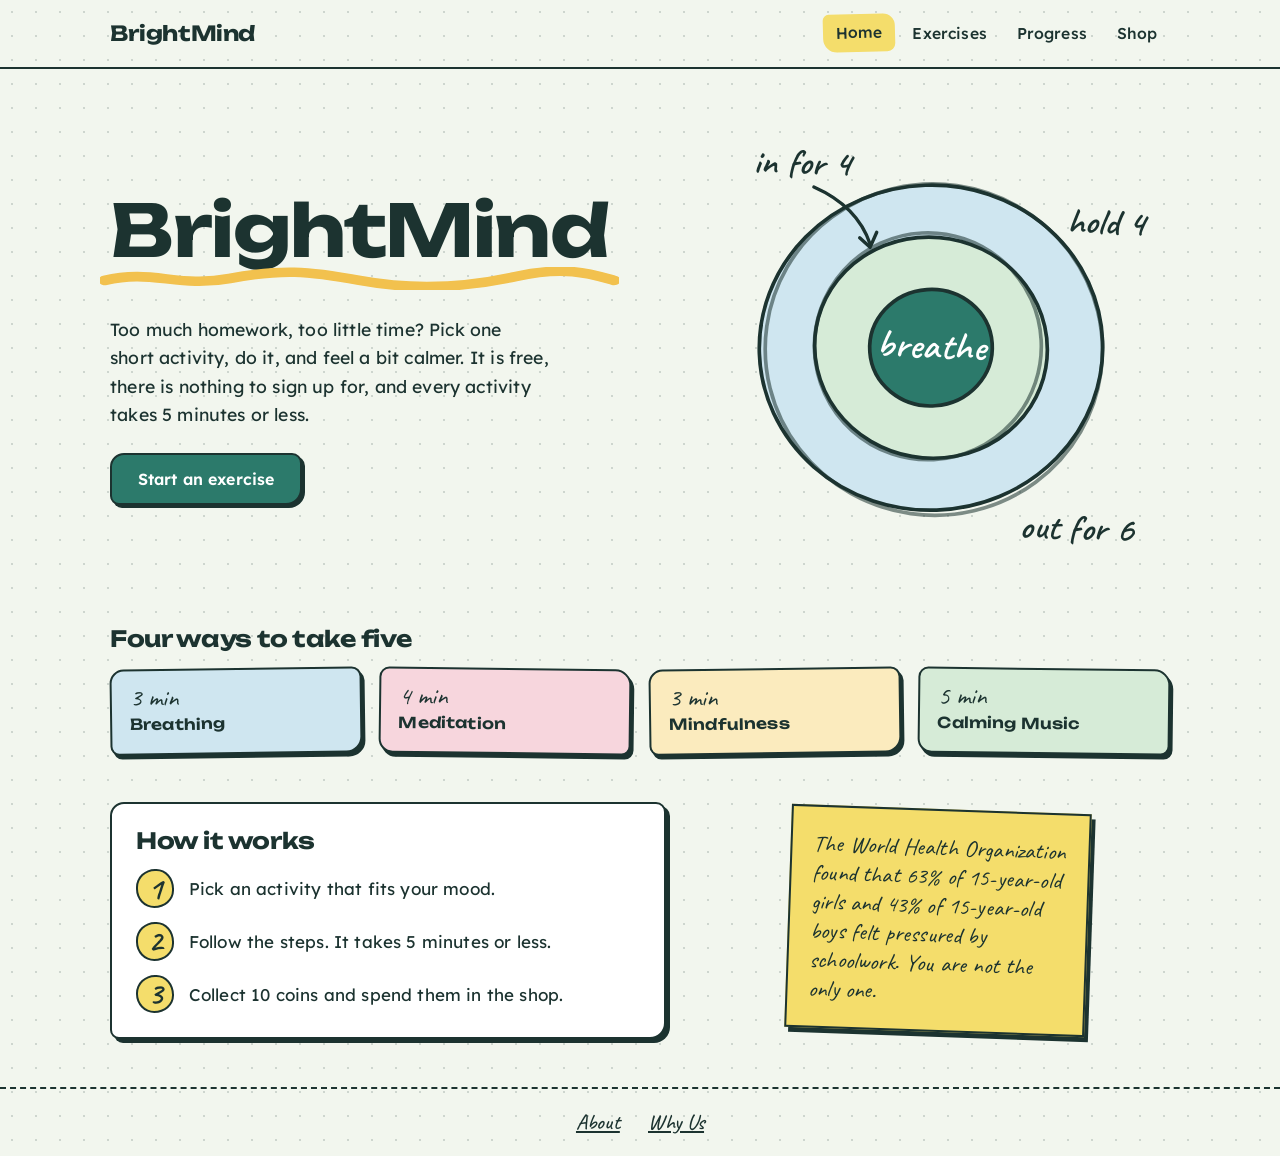
<file: index.html>
<!DOCTYPE html>
<html lang="en">
<head>
  <meta charset="utf-8">
  <meta name="viewport" content="width=device-width, initial-scale=1">
  <title>BrightMind | Quick stress relief for students</title>
  <meta name="description" content="BrightMind is a free website with short breathing, meditation, mindfulness and music activities for students aged 14 to 22.">
  <link rel="preconnect" href="https://fonts.googleapis.com">
  <link rel="preconnect" href="https://fonts.gstatic.com" crossorigin>
  <link href="https://fonts.googleapis.com/css2?family=Lexend:wght@300;400;500;600&family=Unbounded:wght@400;500;600;700&family=Caveat:wght@500;600&display=swap" rel="stylesheet">
  <link rel="stylesheet" href="css/style.css?v=9">
</head>
<body>
  <a class="skip-link" href="#main">Skip to content</a>
  <header class="site-header">
    <nav class="nav" aria-label="Main">
      <a class="logo" href="index.html">BrightMind</a>
      <ul class="nav-links">
        <li><a href="index.html" aria-current="page">Home</a></li>
        <li><a href="exercises.html">Exercises</a></li>
        <li><a href="progress.html">Progress</a></li>
        <li><a href="shop.html">Shop</a></li>
      </ul>
    </nav>
  </header>

  <main id="main">
    <section class="hero">
      <div class="hero-text">
        <h1>BrightMind</h1>
        <p>Too much homework, too little time? Pick one short activity, do it, and feel a bit calmer. It is free, there is nothing to sign up for, and every activity takes 5 minutes or less.</p>
        <a class="btn" href="exercises.html">Start an exercise</a>
      </div>
      <div class="hero-doodle" aria-hidden="true">
        <svg viewBox="0 0 300 280" role="img" focusable="false">
          <g fill="none" stroke="#1c3330" stroke-width="2.4" stroke-linecap="round">
            <ellipse cx="150" cy="140" rx="112" ry="106" fill="#cfe6f0" transform="rotate(-4 150 140)"/>
            <ellipse cx="152" cy="141" rx="110" ry="108" transform="rotate(6 150 140)" opacity=".55"/>
            <ellipse cx="150" cy="140" rx="76" ry="72" fill="#d6ebd7" transform="rotate(8 150 140)"/>
            <ellipse cx="148" cy="139" rx="74" ry="74" transform="rotate(-5 150 140)" opacity=".55"/>
            <ellipse cx="150" cy="140" rx="40" ry="38" fill="#2c7a6b" transform="rotate(-6 150 140)"/>
          </g>
          <text class="doodle-text" x="150" y="147" text-anchor="middle" fill="#fff">breathe</text>
          <text class="doodle-text" x="30" y="30">in for 4</text>
          <text class="doodle-text" x="236" y="62">hold 4</text>
          <text class="doodle-text" x="212" y="262">out for 6</text>
          <path d="M70 38 C 90 46, 102 58, 108 74" fill="none" stroke="#1c3330" stroke-width="2.2" stroke-linecap="round"/>
          <path d="M101 70 L108 76 L112 66" fill="none" stroke="#1c3330" stroke-width="2.2" stroke-linecap="round" stroke-linejoin="round"/>
        </svg>
      </div>
    </section>

    <section class="home-pick" aria-labelledby="pick-h">
      <h2 id="pick-h">Four ways to take five</h2>
      <ul class="chips">
        <li><a class="chip chip--blue" href="activity.html#breathing"><span class="chip-time">3 min</span><span class="chip-name">Breathing</span></a></li>
        <li><a class="chip chip--pink" href="activity.html#meditation"><span class="chip-time">4 min</span><span class="chip-name">Meditation</span></a></li>
        <li><a class="chip chip--yellow" href="activity.html#mindfulness"><span class="chip-time">3 min</span><span class="chip-name">Mindfulness</span></a></li>
        <li><a class="chip chip--green" href="activity.html#music"><span class="chip-time">5 min</span><span class="chip-name">Calming Music</span></a></li>
      </ul>
    </section>

    <section class="home-how" aria-labelledby="how-h">
      <div class="how-note">
        <h2 id="how-h">How it works</h2>
        <ol class="how-steps">
          <li><span class="how-num" aria-hidden="true">1</span><span>Pick an activity that fits your mood.</span></li>
          <li><span class="how-num" aria-hidden="true">2</span><span>Follow the steps. It takes 5 minutes or less.</span></li>
          <li><span class="how-num" aria-hidden="true">3</span><span>Collect 10 coins and spend them in the shop.</span></li>
        </ol>
      </div>
      <p class="sticky">The World Health Organization found that 63% of 15-year-old girls and 43% of 15-year-old boys felt pressured by schoolwork. You are not the only one.</p>
    </section>
  </main>

  <footer class="site-footer">
    <a href="about.html">About</a>
    <a href="why.html">Why Us</a>
  </footer>
  <script src="js/script.js?v=9"></script>
</body>
</html>
</file>
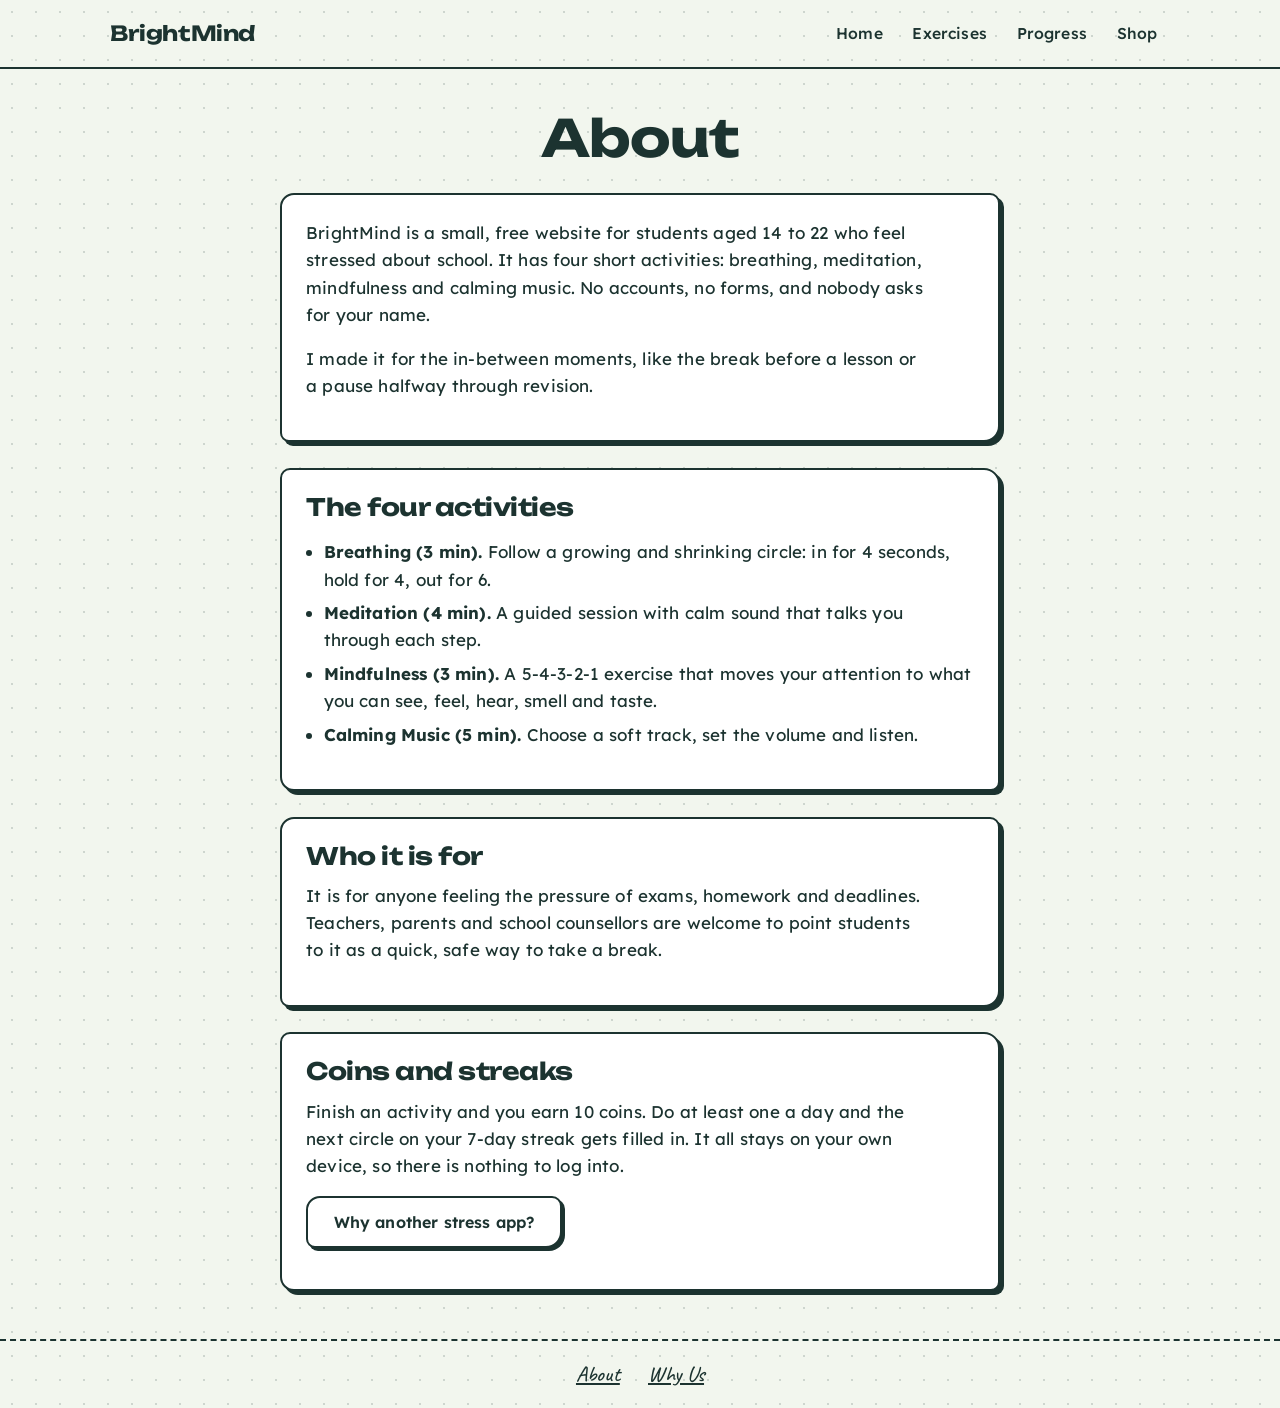
<file: about.html>
<!DOCTYPE html>
<html lang="en">
<head>
  <meta charset="utf-8">
  <meta name="viewport" content="width=device-width, initial-scale=1">
  <title>About | BrightMind</title>
  <meta name="description" content="What BrightMind is, who it is for and what each activity does.">
  <link rel="preconnect" href="https://fonts.googleapis.com">
  <link rel="preconnect" href="https://fonts.gstatic.com" crossorigin>
  <link href="https://fonts.googleapis.com/css2?family=Lexend:wght@300;400;500;600&family=Unbounded:wght@400;500;600;700&family=Caveat:wght@500;600&display=swap" rel="stylesheet">
  <link rel="stylesheet" href="css/style.css?v=9">
</head>
<body>
  <a class="skip-link" href="#main">Skip to content</a>
  <header class="site-header">
    <nav class="nav" aria-label="Main">
      <a class="logo" href="index.html">BrightMind</a>
      <ul class="nav-links">
        <li><a href="index.html">Home</a></li>
        <li><a href="exercises.html">Exercises</a></li>
        <li><a href="progress.html">Progress</a></li>
        <li><a href="shop.html">Shop</a></li>
      </ul>
    </nav>
  </header>

  <main id="main">
    <div class="prose">
      <h1 class="center">About</h1>

      <section class="panel">
        <p>BrightMind is a small, free website for students aged 14 to 22 who feel stressed about school. It has four short activities: breathing, meditation, mindfulness and calming music. No accounts, no forms, and nobody asks for your name.</p>
        <p>I made it for the in-between moments, like the break before a lesson or a pause halfway through revision.</p>
      </section>

      <section class="panel" aria-labelledby="activities-h">
        <h2 id="activities-h">The four activities</h2>
        <ul>
          <li><strong>Breathing (3 min).</strong> Follow a growing and shrinking circle: in for 4 seconds, hold for 4, out for 6.</li>
          <li><strong>Meditation (4 min).</strong> A guided session with calm sound that talks you through each step.</li>
          <li><strong>Mindfulness (3 min).</strong> A 5-4-3-2-1 exercise that moves your attention to what you can see, feel, hear, smell and taste.</li>
          <li><strong>Calming Music (5 min).</strong> Choose a soft track, set the volume and listen.</li>
        </ul>
      </section>

      <section class="panel" aria-labelledby="who-h">
        <h2 id="who-h">Who it is for</h2>
        <p>It is for anyone feeling the pressure of exams, homework and deadlines. Teachers, parents and school counsellors are welcome to point students to it as a quick, safe way to take a break.</p>
      </section>

      <section class="panel" aria-labelledby="progress-h">
        <h2 id="progress-h">Coins and streaks</h2>
        <p>Finish an activity and you earn 10 coins. Do at least one a day and the next circle on your 7-day streak gets filled in. It all stays on your own device, so there is nothing to log into.</p>
        <p><a class="btn btn-ghost" href="why.html">Why another stress app?</a></p>
      </section>
    </div>
  </main>

  <footer class="site-footer">
    <a href="about.html" aria-current="page">About</a>
    <a href="why.html">Why Us</a>
  </footer>
  <script src="js/script.js?v=9"></script>
</body>
</html>
</file>
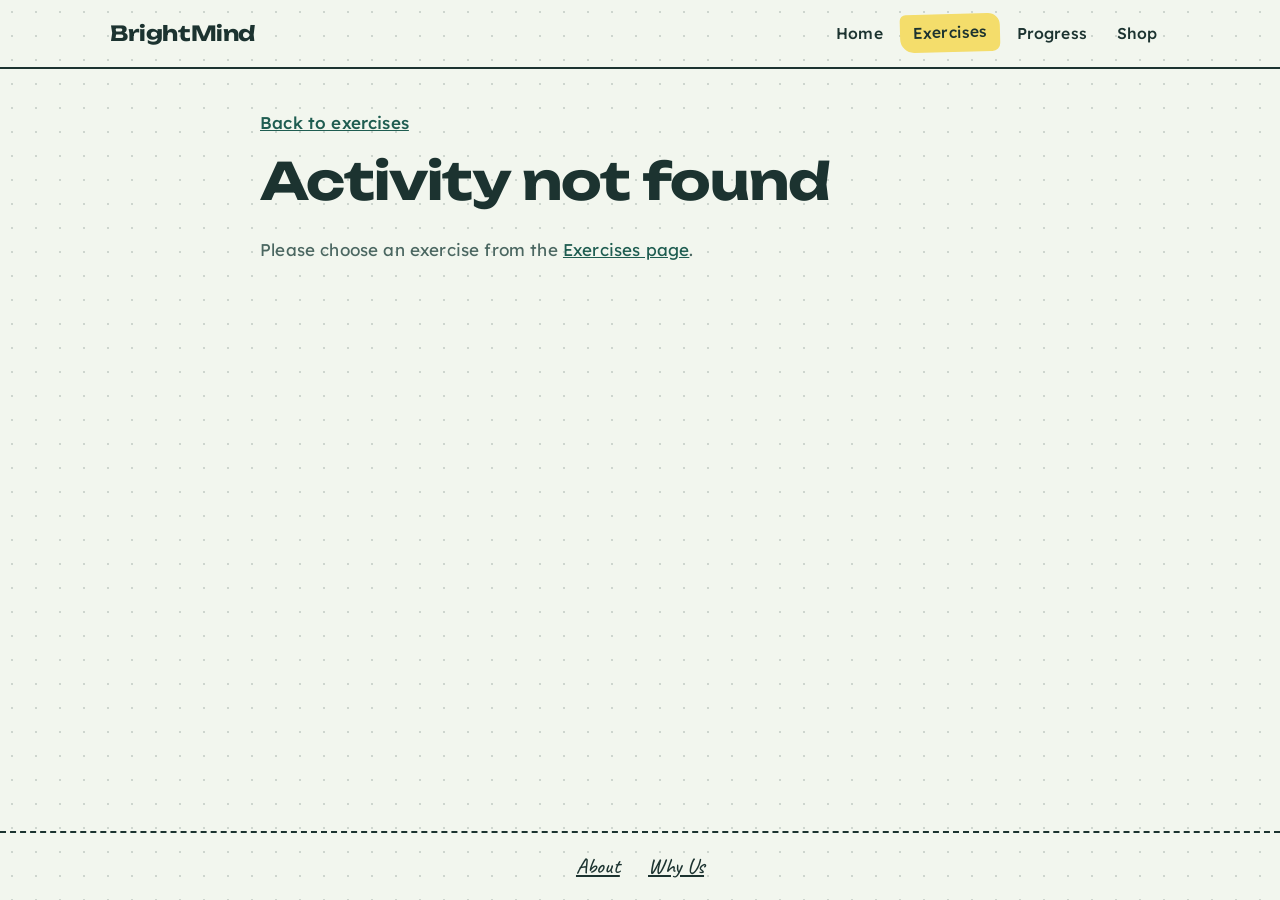
<file: activity.html>
<!DOCTYPE html>
<html lang="en">
<head>
  <meta charset="utf-8">
  <meta name="viewport" content="width=device-width, initial-scale=1">
  <title>Activity | BrightMind</title>
  <link rel="preconnect" href="https://fonts.googleapis.com">
  <link rel="preconnect" href="https://fonts.gstatic.com" crossorigin>
  <link href="https://fonts.googleapis.com/css2?family=Lexend:wght@300;400;500;600&family=Unbounded:wght@400;500;600;700&family=Caveat:wght@500;600&display=swap" rel="stylesheet">
  <link rel="stylesheet" href="css/style.css?v=9">
</head>
<body>
  <a class="skip-link" href="#main">Skip to content</a>
  <header class="site-header">
    <nav class="nav" aria-label="Main">
      <a class="logo" href="index.html">BrightMind</a>
      <ul class="nav-links">
        <li><a href="index.html">Home</a></li>
        <li><a href="exercises.html" aria-current="page">Exercises</a></li>
        <li><a href="progress.html">Progress</a></li>
        <li><a href="shop.html">Shop</a></li>
      </ul>
    </nav>
  </header>

  <main id="main">
    <div class="activity" id="activity">
      <a class="back-link" href="exercises.html">Back to exercises</a>
      <h1 id="activity-title">Activity</h1>
      <p class="intro" id="activity-intro"></p>

      <!-- 1. Breathing -->
      <section class="panel act center" id="act-breathing" aria-label="Breathing exercise" hidden>
        <p class="act-hint">In for 4 seconds, hold for 4, out for 6. Follow the circle.</p>
        <div class="breath-stage">
          <div class="breath-circle" id="breath-circle"></div>
          <div class="breath-label" id="breath-label">Ready</div>
        </div>
        <div class="breath-meta">
          <span>Seconds<br><strong id="phase-count">0</strong></span>
          <span>Time left<br><strong id="time-left">3:00</strong></span>
        </div>
        <div class="controls center-controls">
          <button class="btn" type="button" id="breath-start">Start</button>
          <button class="btn btn-ghost" type="button" id="breath-stop" disabled>Stop</button>
        </div>
      </section>

      <!-- 2. Meditation -->
      <section class="panel act center" id="act-meditation" aria-label="Guided meditation" hidden>
        <p class="step-count" id="med-step-label">Step 1 of 6</p>
        <div class="step-bar" aria-hidden="true"><span id="med-bar"></span></div>
        <div class="orb-stage" aria-hidden="true"><div class="orb" id="med-orb"></div></div>
        <p class="step-text" id="med-text" aria-live="polite">Press Start when you are ready. Sound will begin softly.</p>
        <div class="breath-meta">
          <span>Time left<br><strong id="med-time">4:00</strong></span>
        </div>
        <div class="controls center-controls">
          <button class="btn" type="button" id="med-start">Start</button>
          <button class="btn btn-ghost" type="button" id="med-pause" disabled>Pause</button>
          <button class="btn btn-ghost" type="button" id="med-reset" disabled>Restart</button>
        </div>
        <label class="vol">Volume
          <input type="range" id="med-vol" min="0" max="1" step="0.05" value="0.8">
        </label>
      </section>

      <!-- 3. Mindfulness 5-4-3-2-1 -->
      <section class="panel act center" id="act-mindfulness" aria-label="5-4-3-2-1 mindfulness" hidden>
        <p class="step-count" id="mf-stage-label">Stage 1 of 5</p>
        <div class="step-bar" aria-hidden="true"><span id="mf-bar"></span></div>
        <h2 class="mf-title" id="mf-title">5 things you can see</h2>
        <p class="step-text" id="mf-text" aria-live="polite"></p>
        <div class="taps" id="mf-taps" role="group" aria-label="Tap once for each thing you notice"></div>
        <p class="act-hint" id="mf-count" aria-live="polite"></p>
        <label class="vol">Calming sound
          <button class="btn btn-ghost small" type="button" id="mf-sound">Play</button>
        </label>
      </section>

      <!-- 4. Calming Music -->
      <section class="panel act center" id="act-music" aria-label="Calming music" hidden>
        <fieldset class="tracks">
          <legend>Choose a track</legend>
          <label><input type="radio" name="track" value="audio/calming.mp3" checked> Soft bells</label>
          <label><input type="radio" name="track" value="audio/meditation.mp3"> Warm pad</label>
          <label><input type="radio" name="track" value="audio/mindfulness.mp3"> Singing bowls</label>
        </fieldset>
        <div class="eq" id="eq" aria-hidden="true"><span></span><span></span><span></span><span></span><span></span></div>
        <div class="breath-meta">
          <span>Listening time left<br><strong id="mu-time">5:00</strong></span>
        </div>
        <div class="controls center-controls">
          <button class="btn" type="button" id="mu-play">Play</button>
          <button class="btn btn-ghost" type="button" id="mu-pause" disabled>Pause</button>
        </div>
        <label class="vol">Volume
          <input type="range" id="mu-vol" min="0" max="1" step="0.05" value="0.8">
        </label>
        <p class="act-hint">The timer counts down only while music is playing. If you cannot hear it, turn up your device volume or use headphones.</p>
      </section>

      <p class="audio-msg center" id="audio-msg" role="status"></p>

      <!-- Finish -->
      <section class="panel finish-panel center" id="finish-panel" aria-label="Finish">
        <p class="act-hint" id="finish-hint">Complete the activity to unlock your coins.</p>
        <button class="btn" type="button" id="btn-finish" disabled>Finish and collect 10 coins</button>
        <p class="finish-note" id="finish-note" aria-live="polite"></p>
      </section>

      <audio id="audio" preload="none" loop></audio>
    </div>
  </main>

  <footer class="site-footer">
    <a href="about.html">About</a>
    <a href="why.html">Why Us</a>
  </footer>
  <script src="js/script.js?v=9"></script>
</body>
</html>
</file>
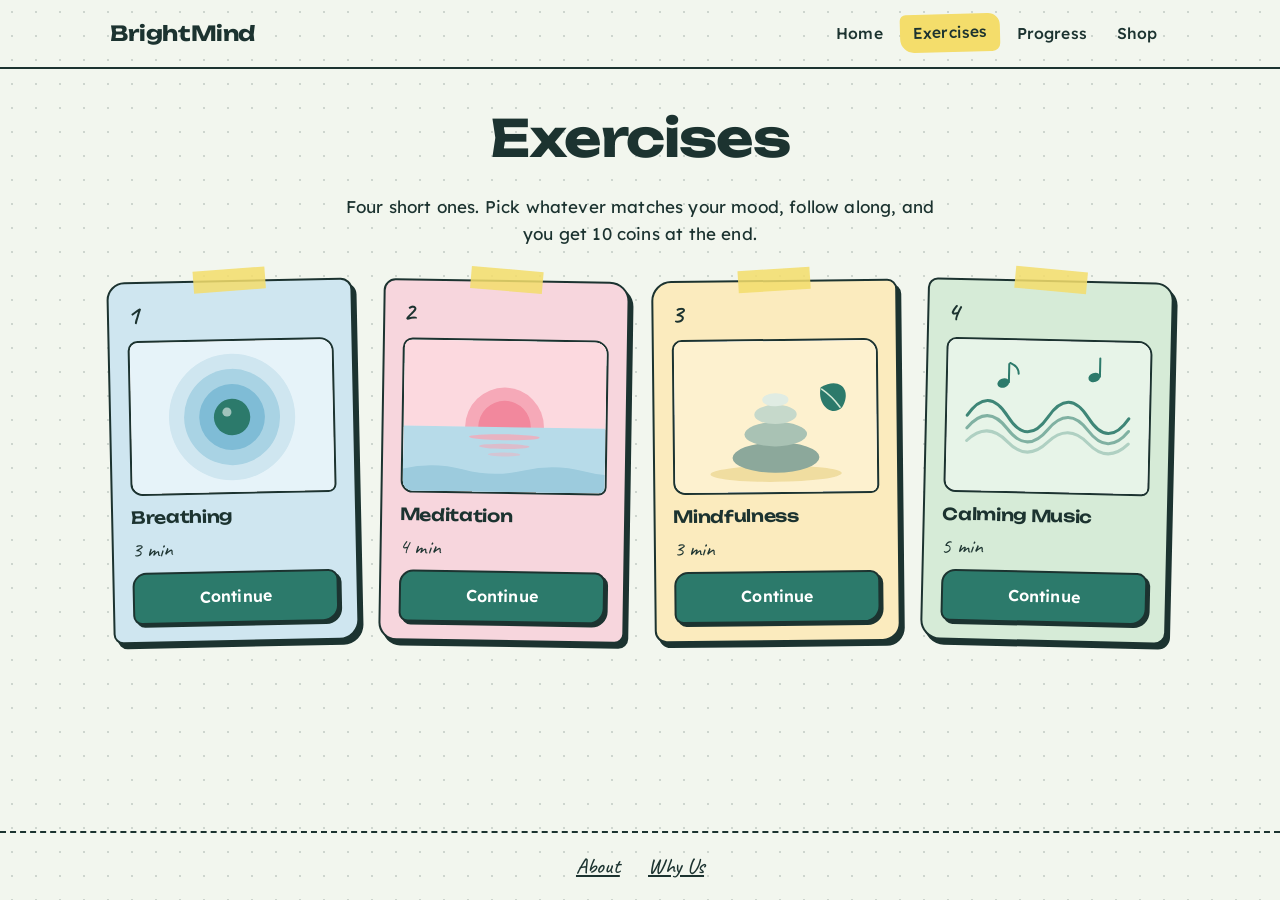
<file: exercises.html>
<!DOCTYPE html>
<html lang="en">
<head>
  <meta charset="utf-8">
  <meta name="viewport" content="width=device-width, initial-scale=1">
  <title>Exercises | BrightMind</title>
  <meta name="description" content="Choose a short breathing, meditation, mindfulness or calming music activity.">
  <link rel="preconnect" href="https://fonts.googleapis.com">
  <link rel="preconnect" href="https://fonts.gstatic.com" crossorigin>
  <link href="https://fonts.googleapis.com/css2?family=Lexend:wght@300;400;500;600&family=Unbounded:wght@400;500;600;700&family=Caveat:wght@500;600&display=swap" rel="stylesheet">
  <link rel="stylesheet" href="css/style.css?v=9">
</head>
<body>
  <a class="skip-link" href="#main">Skip to content</a>
  <header class="site-header">
    <nav class="nav" aria-label="Main">
      <a class="logo" href="index.html">BrightMind</a>
      <ul class="nav-links">
        <li><a href="index.html">Home</a></li>
        <li><a href="exercises.html" aria-current="page">Exercises</a></li>
        <li><a href="progress.html">Progress</a></li>
        <li><a href="shop.html">Shop</a></li>
      </ul>
    </nav>
  </header>

  <main id="main">
    <div class="center">
      <h1>Exercises</h1>
      <p>Four short ones. Pick whatever matches your mood, follow along, and you get 10 coins at the end.</p>
    </div>

    <ul class="cards">
      <li class="card card--blue">
        <span class="card-num">1</span>
        <div class="card-img"><img src="images/breathing.svg" alt="Concentric circles that grow and shrink, like a breath"></div>
        <h3>Breathing</h3>
        <p class="card-time">3 min</p>
        <a class="btn" href="activity.html#breathing" aria-label="Continue to Breathing">Continue</a>
      </li>
      <li class="card card--pink">
        <span class="card-num">2</span>
        <div class="card-img"><img src="images/meditation.svg" alt="A calm sunrise over still water"></div>
        <h3>Meditation</h3>
        <p class="card-time">4 min</p>
        <a class="btn" href="activity.html#meditation" aria-label="Continue to Meditation">Continue</a>
      </li>
      <li class="card card--yellow">
        <span class="card-num">3</span>
        <div class="card-img"><img src="images/mindfulness.svg" alt="Smooth stacked stones with a leaf"></div>
        <h3>Mindfulness</h3>
        <p class="card-time">3 min</p>
        <a class="btn" href="activity.html#mindfulness" aria-label="Continue to Mindfulness">Continue</a>
      </li>
      <li class="card card--green">
        <span class="card-num">4</span>
        <div class="card-img"><img src="images/music.svg" alt="Soft sound waves with floating notes"></div>
        <h3>Calming Music</h3>
        <p class="card-time">5 min</p>
        <a class="btn" href="activity.html#music" aria-label="Continue to Calming Music">Continue</a>
      </li>
    </ul>
  </main>

  <footer class="site-footer">
    <a href="about.html">About</a>
    <a href="why.html">Why Us</a>
  </footer>
  <script src="js/script.js?v=9"></script>
</body>
</html>
</file>
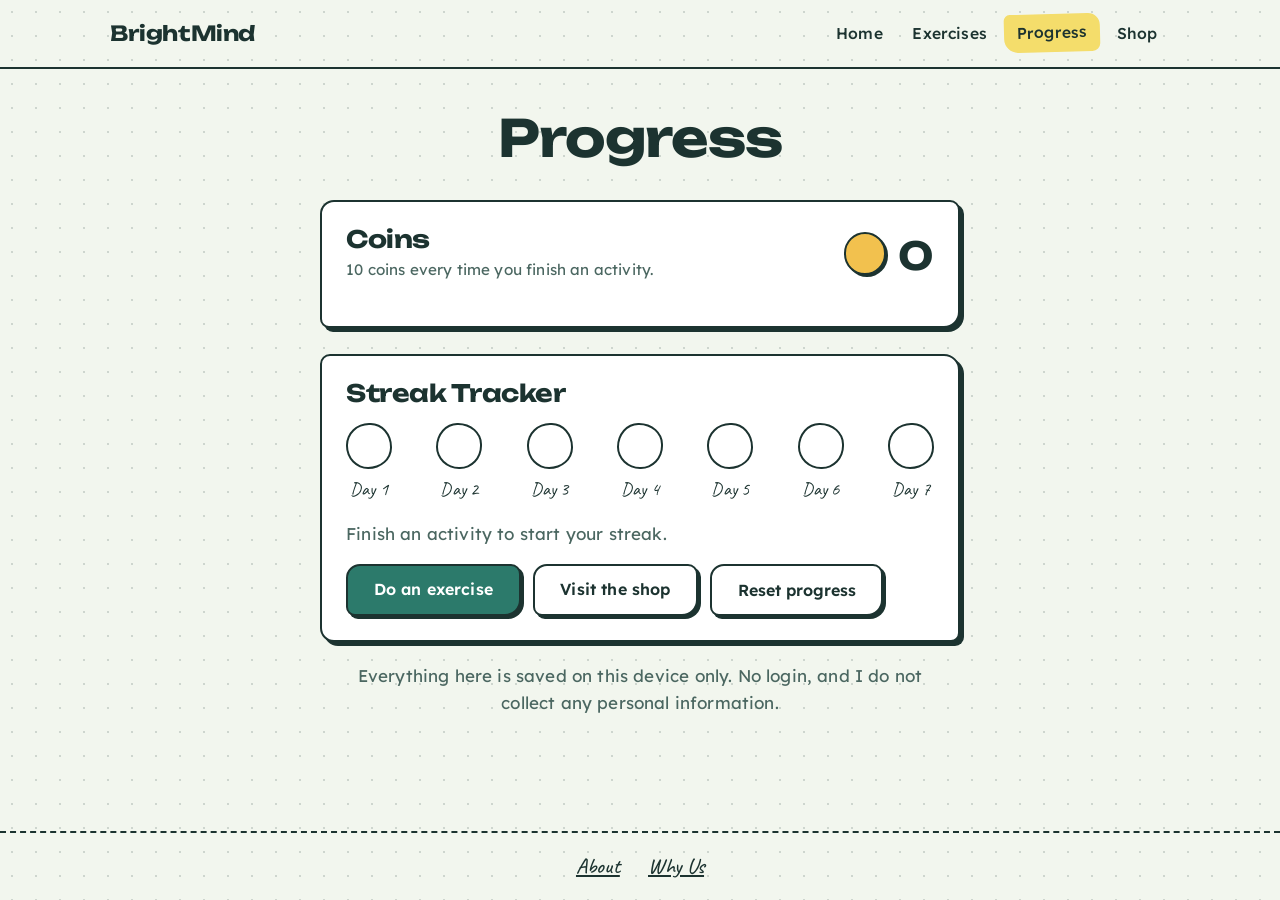
<file: progress.html>
<!DOCTYPE html>
<html lang="en">
<head>
  <meta charset="utf-8">
  <meta name="viewport" content="width=device-width, initial-scale=1">
  <title>Progress | BrightMind</title>
  <meta name="description" content="See your coins and your 7-day streak. Progress is saved on your own device.">
  <link rel="preconnect" href="https://fonts.googleapis.com">
  <link rel="preconnect" href="https://fonts.gstatic.com" crossorigin>
  <link href="https://fonts.googleapis.com/css2?family=Lexend:wght@300;400;500;600&family=Unbounded:wght@400;500;600;700&family=Caveat:wght@500;600&display=swap" rel="stylesheet">
  <link rel="stylesheet" href="css/style.css?v=9">
</head>
<body>
  <a class="skip-link" href="#main">Skip to content</a>
  <header class="site-header">
    <nav class="nav" aria-label="Main">
      <a class="logo" href="index.html">BrightMind</a>
      <ul class="nav-links">
        <li><a href="index.html">Home</a></li>
        <li><a href="exercises.html">Exercises</a></li>
        <li><a href="progress.html" aria-current="page">Progress</a></li>
        <li><a href="shop.html">Shop</a></li>
      </ul>
    </nav>
  </header>

  <main id="main">
    <div class="center">
      <h1>Progress</h1>
    </div>

    <div class="progress-wrap">
      <section class="panel" aria-labelledby="coins-h">
        <div class="coin-row">
          <div>
            <h2 id="coins-h" style="margin-bottom:0.2em">Coins</h2>
            <p class="coin-label">10 coins every time you finish an activity.</p>
          </div>
          <div class="coin-count" aria-live="polite"><span class="coin-icon" aria-hidden="true"></span><span id="coin-count">0</span></div>
        </div>
      </section>

      <section class="panel" aria-labelledby="streak-h">
        <h2 id="streak-h">Streak Tracker</h2>
        <ol class="streak" id="streak" aria-label="7 day streak">
          <li><span class="dot"></span>Day 1</li>
          <li><span class="dot"></span>Day 2</li>
          <li><span class="dot"></span>Day 3</li>
          <li><span class="dot"></span>Day 4</li>
          <li><span class="dot"></span>Day 5</li>
          <li><span class="dot"></span>Day 6</li>
          <li><span class="dot"></span>Day 7</li>
        </ol>
        <p class="status" id="streak-status" aria-live="polite">Finish an activity to start your streak.</p>
        <div class="controls" style="margin-top:1rem">
          <a class="btn" href="exercises.html">Do an exercise</a>
          <a class="btn btn-ghost" href="shop.html">Visit the shop</a>
          <button class="btn btn-ghost" type="button" id="reset-progress">Reset progress</button>
        </div>
      </section>

      <p class="status center" style="margin:1.25rem auto 0">Everything here is saved on this device only. No login, and I do not collect any personal information.</p>
    </div>
  </main>

  <footer class="site-footer">
    <a href="about.html">About</a>
    <a href="why.html">Why Us</a>
  </footer>
  <script src="js/script.js?v=9"></script>
</body>
</html>
</file>
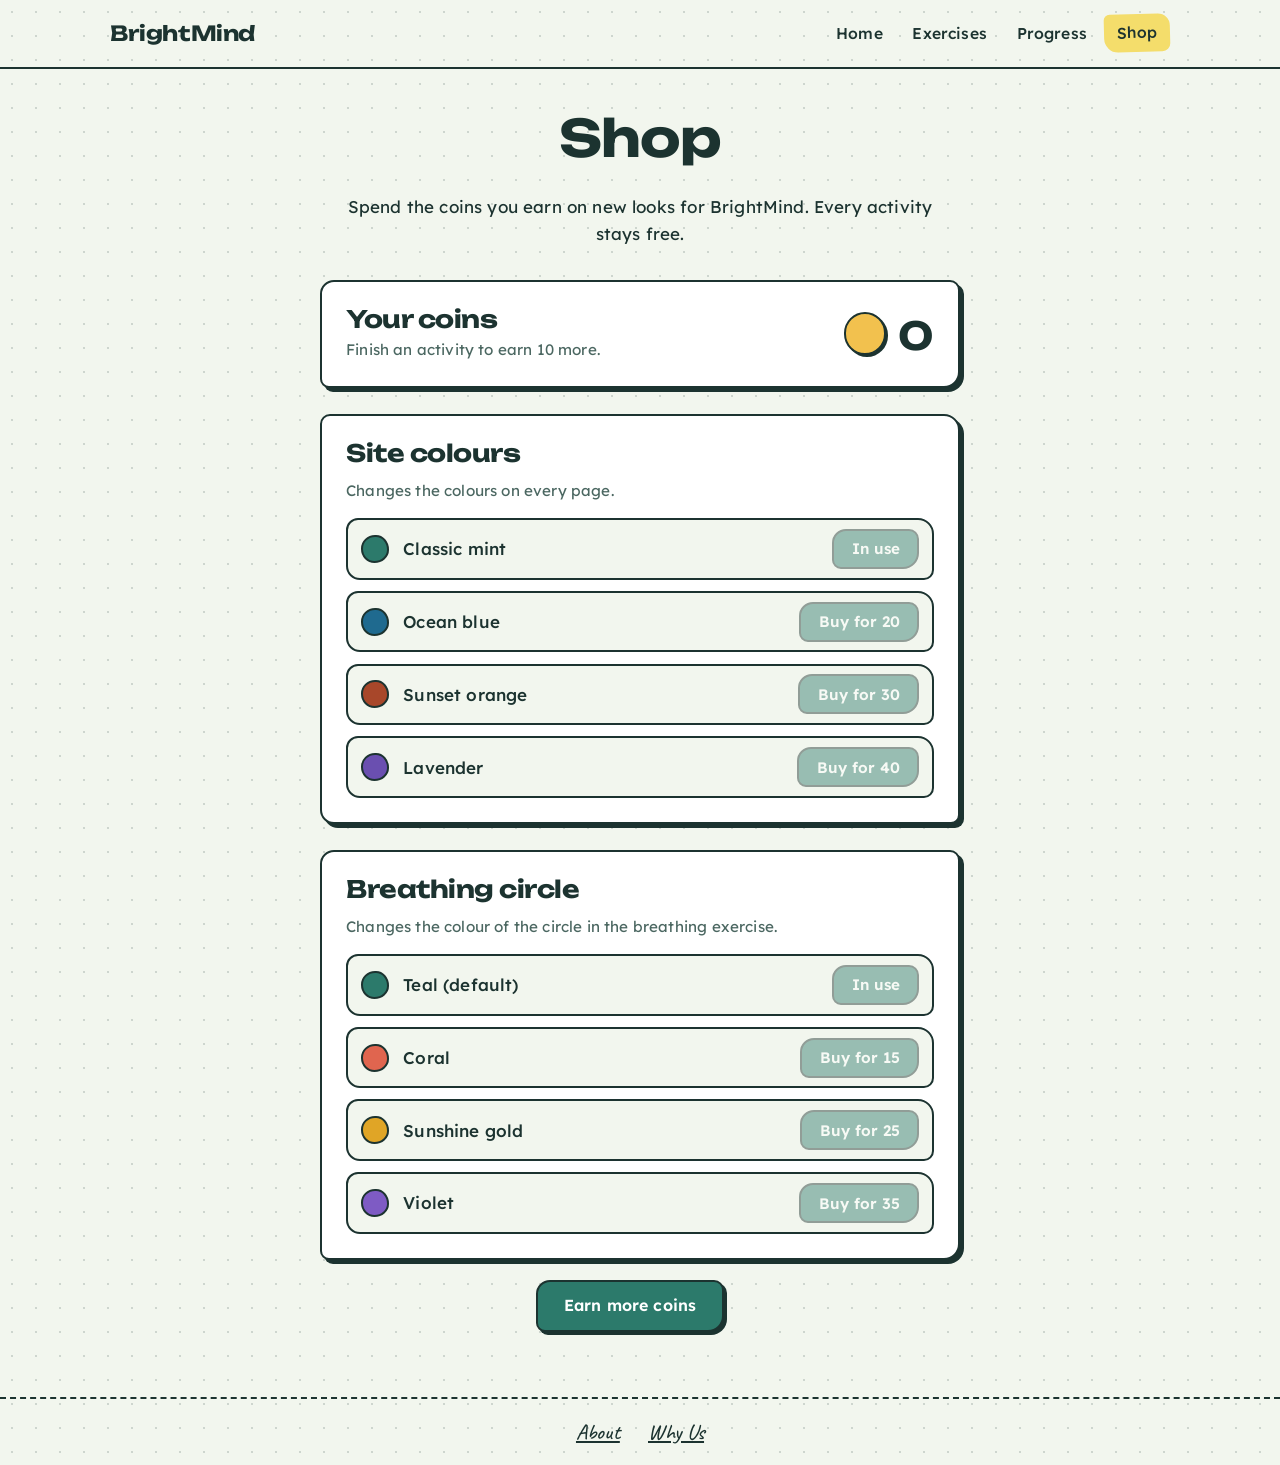
<file: shop.html>
<!DOCTYPE html>
<html lang="en">
<head>
  <meta charset="utf-8">
  <meta name="viewport" content="width=device-width, initial-scale=1">
  <title>Shop | BrightMind</title>
  <meta name="description" content="Spend your BrightMind coins on new colours. Everything is saved on your own device.">
  <link rel="preconnect" href="https://fonts.googleapis.com">
  <link rel="preconnect" href="https://fonts.gstatic.com" crossorigin>
  <link href="https://fonts.googleapis.com/css2?family=Lexend:wght@300;400;500;600&family=Unbounded:wght@400;500;600;700&family=Caveat:wght@500;600&display=swap" rel="stylesheet">
  <link rel="stylesheet" href="css/style.css?v=9">
</head>
<body>
  <a class="skip-link" href="#main">Skip to content</a>
  <header class="site-header">
    <nav class="nav" aria-label="Main">
      <a class="logo" href="index.html">BrightMind</a>
      <ul class="nav-links">
        <li><a href="index.html">Home</a></li>
        <li><a href="exercises.html">Exercises</a></li>
        <li><a href="progress.html">Progress</a></li>
        <li><a href="shop.html" aria-current="page">Shop</a></li>
      </ul>
    </nav>
  </header>

  <main id="main">
    <div class="center">
      <h1>Shop</h1>
      <p>Spend the coins you earn on new looks for BrightMind. Every activity stays free.</p>
    </div>

    <div class="progress-wrap">
      <section class="panel" aria-labelledby="bal-h">
        <div class="coin-row" style="margin-bottom:0">
          <div>
            <h2 id="bal-h" style="margin-bottom:0.2em">Your coins</h2>
            <p class="coin-label">Finish an activity to earn 10 more.</p>
          </div>
          <div class="coin-count" aria-live="polite"><span class="coin-icon" aria-hidden="true"></span><span id="shop-coins">0</span></div>
        </div>
      </section>

      <section class="panel" aria-labelledby="themes-h">
        <h2 id="themes-h">Site colours</h2>
        <p class="coin-label">Changes the colours on every page.</p>
        <ul class="shop" id="shop-themes"></ul>
      </section>

      <section class="panel" aria-labelledby="orbs-h">
        <h2 id="orbs-h">Breathing circle</h2>
        <p class="coin-label">Changes the colour of the circle in the breathing exercise.</p>
        <ul class="shop" id="shop-orbs"></ul>
      </section>

      <p class="status center" id="shop-msg" aria-live="polite" style="margin:1.25rem auto 0"></p>
      <p class="center" style="margin-top:0.75rem"><a class="btn" href="exercises.html">Earn more coins</a></p>
    </div>
  </main>

  <footer class="site-footer">
    <a href="about.html">About</a>
    <a href="why.html">Why Us</a>
  </footer>
  <script src="js/script.js?v=9"></script>
</body>
</html>
</file>
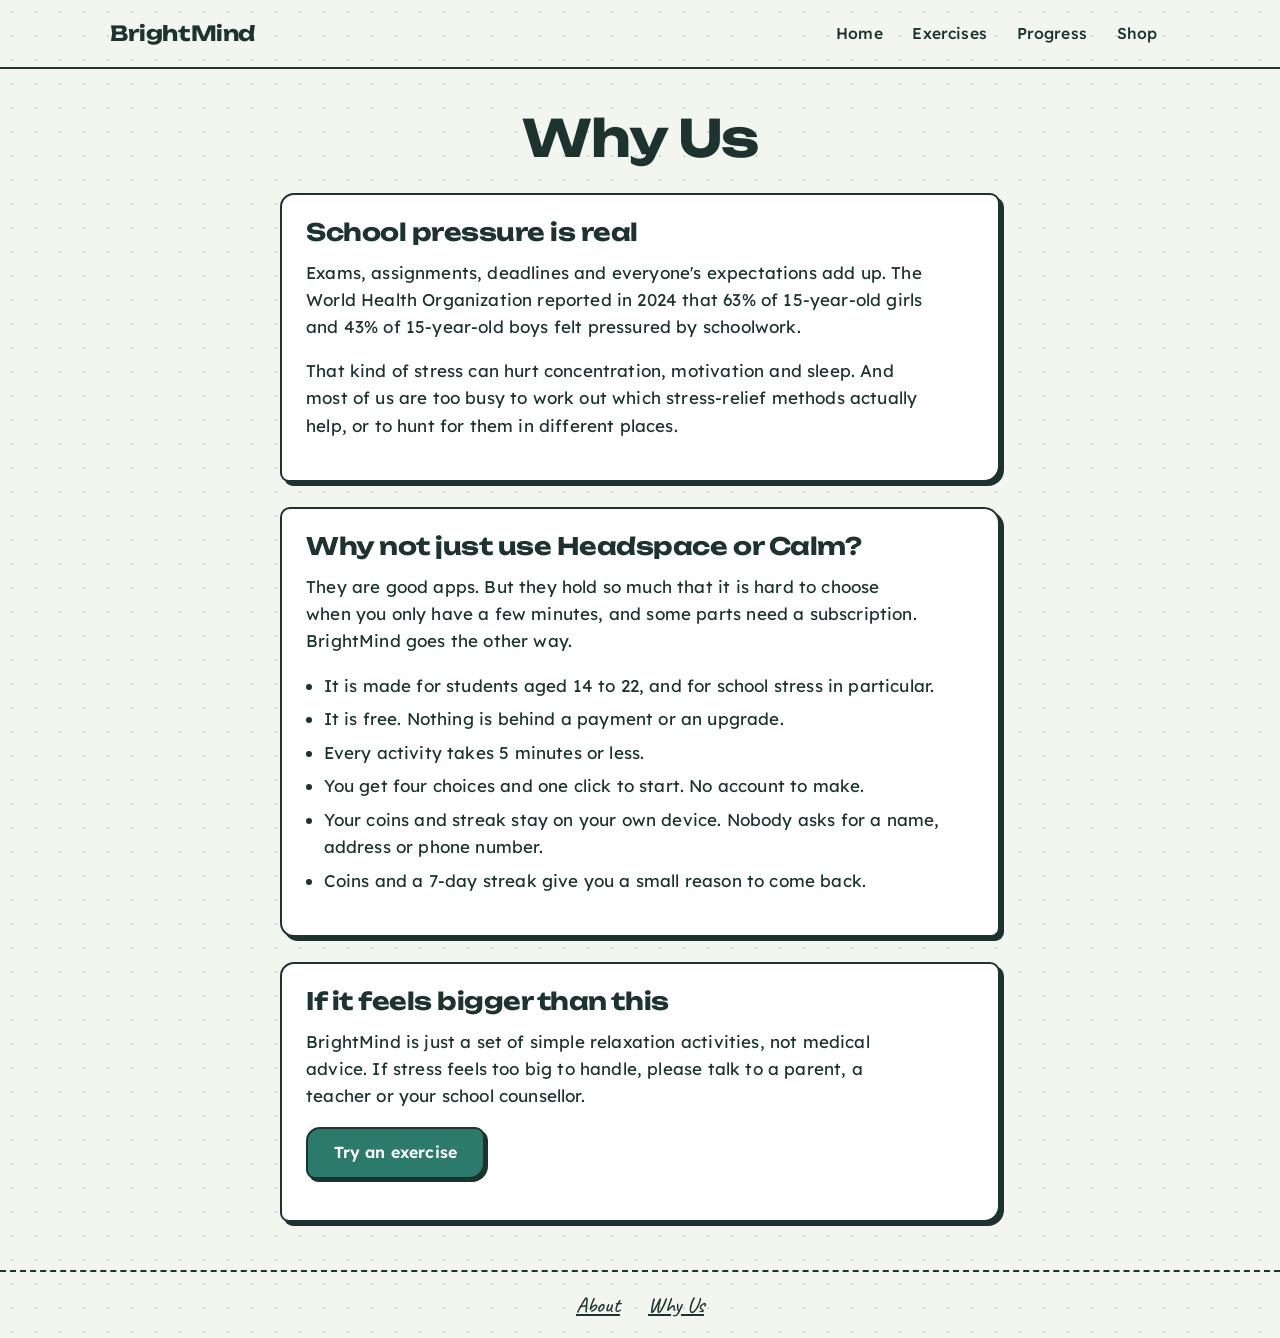
<file: why.html>
<!DOCTYPE html>
<html lang="en">
<head>
  <meta charset="utf-8">
  <meta name="viewport" content="width=device-width, initial-scale=1">
  <title>Why Us | BrightMind</title>
  <meta name="description" content="Why students need BrightMind and how it differs from other stress and meditation apps.">
  <link rel="preconnect" href="https://fonts.googleapis.com">
  <link rel="preconnect" href="https://fonts.gstatic.com" crossorigin>
  <link href="https://fonts.googleapis.com/css2?family=Lexend:wght@300;400;500;600&family=Unbounded:wght@400;500;600;700&family=Caveat:wght@500;600&display=swap" rel="stylesheet">
  <link rel="stylesheet" href="css/style.css?v=9">
</head>
<body>
  <a class="skip-link" href="#main">Skip to content</a>
  <header class="site-header">
    <nav class="nav" aria-label="Main">
      <a class="logo" href="index.html">BrightMind</a>
      <ul class="nav-links">
        <li><a href="index.html">Home</a></li>
        <li><a href="exercises.html">Exercises</a></li>
        <li><a href="progress.html">Progress</a></li>
        <li><a href="shop.html">Shop</a></li>
      </ul>
    </nav>
  </header>

  <main id="main">
    <div class="prose">
      <h1 class="center">Why Us</h1>

      <section class="panel" aria-labelledby="need-h">
        <h2 id="need-h">School pressure is real</h2>
        <p>Exams, assignments, deadlines and everyone's expectations add up. The World Health Organization reported in 2024 that 63% of 15-year-old girls and 43% of 15-year-old boys felt pressured by schoolwork.</p>
        <p>That kind of stress can hurt concentration, motivation and sleep. And most of us are too busy to work out which stress-relief methods actually help, or to hunt for them in different places.</p>
      </section>

      <section class="panel" aria-labelledby="diff-h">
        <h2 id="diff-h">Why not just use Headspace or Calm?</h2>
        <p>They are good apps. But they hold so much that it is hard to choose when you only have a few minutes, and some parts need a subscription. BrightMind goes the other way.</p>
        <ul>
          <li>It is made for students aged 14 to 22, and for school stress in particular.</li>
          <li>It is free. Nothing is behind a payment or an upgrade.</li>
          <li>Every activity takes 5 minutes or less.</li>
          <li>You get four choices and one click to start. No account to make.</li>
          <li>Your coins and streak stay on your own device. Nobody asks for a name, address or phone number.</li>
          <li>Coins and a 7-day streak give you a small reason to come back.</li>
        </ul>
      </section>

      <section class="panel" aria-labelledby="help-h">
        <h2 id="help-h">If it feels bigger than this</h2>
        <p>BrightMind is just a set of simple relaxation activities, not medical advice. If stress feels too big to handle, please talk to a parent, a teacher or your school counsellor.</p>
        <p><a class="btn" href="exercises.html">Try an exercise</a></p>
      </section>
    </div>
  </main>

  <footer class="site-footer">
    <a href="about.html">About</a>
    <a href="why.html" aria-current="page">Why Us</a>
  </footer>
  <script src="js/script.js?v=9"></script>
</body>
</html>
</file>
<file: css/style.css>
/* BrightMind: design tokens taken from the Figma wireframe plan */
:root {
  --mint: #eef7f2;
  --mint-deep: #e0eee7;
  --white: #ffffff;
  --teal: #2c7a6b;
  --teal-dark: #1f5d51;
  --teal-darker: #174a41;
  --ink: #1e3a35;
  --muted: #4b6761;
  --line: #c9dfd5;

  --card-blue: #cfe6f0;
  --card-pink: #f7d6dd;
  --card-yellow: #fbebbe;
  --card-green: #d6ebd7;

  --radius: 14px;
  --radius-sm: 10px;
  --font-head: "Unbounded", "Segoe UI", system-ui, sans-serif;
  --font-body: "Lexend", "Segoe UI", system-ui, -apple-system, sans-serif;
}

*,
*::before,
*::after { box-sizing: border-box; }

[hidden] { display: none !important; }

html { scroll-behavior: smooth; }

body {
  margin: 0;
  min-height: 100vh;
  display: flex;
  flex-direction: column;
  background: var(--mint);
  color: var(--ink);
  font-family: var(--font-body);
  letter-spacing: 0.01em;
  font-size: 1.0625rem;
  line-height: 1.6;
}

h1, h2, h3 {
  font-family: var(--font-head);
  line-height: 1.15;
  margin: 0 0 0.5em;
  color: var(--ink);
}

h1 { font-size: clamp(2.2rem, 6vw, 3.4rem); font-weight: 700; }
h2 { font-size: clamp(1.6rem, 4vw, 2.1rem); font-weight: 700; }
h3 { font-size: 1.25rem; font-weight: 600; }

p { margin: 0 0 1em; max-width: 62ch; }

a { color: var(--teal-dark); }

:focus-visible {
  outline: 3px solid var(--teal-darker);
  outline-offset: 3px;
  border-radius: 6px;
}

.skip-link {
  position: absolute;
  left: -999px;
  top: 0;
  background: var(--teal-darker);
  color: var(--white);
  padding: 0.6rem 1rem;
  z-index: 10;
}
.skip-link:focus { left: 0; }

/* Header */
.site-header {
  background: var(--white);
  border-bottom: 1px solid var(--line);
}

.nav {
  max-width: 1100px;
  margin: 0 auto;
  padding: 0.9rem 1.25rem;
  display: flex;
  align-items: center;
  justify-content: space-between;
  gap: 1rem;
  flex-wrap: wrap;
}

.logo {
  font-family: var(--font-head);
  font-weight: 700;
  font-size: 1.3rem;
  color: var(--teal);
  text-decoration: none;
}

.nav-links {
  list-style: none;
  display: flex;
  gap: 0.25rem;
  margin: 0;
  padding: 0;
}

.nav-links a {
  display: inline-block;
  padding: 0.5rem 0.9rem;
  border-radius: 999px;
  color: var(--ink);
  text-decoration: none;
  font-weight: 500;
  font-size: 0.98rem;
}

.nav-links a:hover { background: var(--mint); }

.nav-links a[aria-current="page"] {
  background: var(--teal);
  color: var(--white);
}

/* Main */
main {
  flex: 1;
  width: 100%;
  max-width: 1100px;
  margin: 0 auto;
  padding: 2.5rem 1.25rem 3rem;
}

.center { text-align: center; }
.center p { margin-left: auto; margin-right: auto; }

/* Buttons */
.btn {
  display: inline-block;
  font-family: var(--font-body);
  font-size: 1rem;
  font-weight: 600;
  background: var(--teal);
  color: var(--white);
  border: 2px solid var(--teal);
  border-radius: 999px;
  padding: 0.7rem 1.6rem;
  min-height: 44px;
  text-decoration: none;
  cursor: pointer;
  transition: background 0.15s ease, transform 0.15s ease;
}

.btn:hover { background: var(--teal-dark); border-color: var(--teal-dark); }
.btn:active { transform: translateY(1px); }

.btn-ghost {
  background: transparent;
  color: var(--teal-dark);
}
.btn-ghost:hover { background: var(--white); color: var(--teal-darker); }

.btn[disabled] {
  opacity: 0.45;
  cursor: not-allowed;
}

/* Home */
.hero {
  min-height: 58vh;
  display: flex;
  flex-direction: column;
  align-items: center;
  justify-content: center;
  text-align: center;
  gap: 0.5rem;
}

.hero h1 { color: var(--teal); margin-bottom: 0.2em; font-size: clamp(3rem, 10vw, 5.5rem); }
.hero p { font-size: 1.2rem; color: var(--muted); margin-bottom: 1.5rem; }

/* Exercise cards */
.cards {
  display: grid;
  grid-template-columns: repeat(4, 1fr);
  gap: 1.25rem;
  margin-top: 2rem;
  padding: 0;
  list-style: none;
}

.card {
  border-radius: var(--radius);
  padding: 1.1rem;
  display: flex;
  flex-direction: column;
  gap: 0.75rem;
  border: 1px solid rgba(30, 58, 53, 0.1);
}

.card--blue { background: var(--card-blue); }
.card--pink { background: var(--card-pink); }
.card--yellow { background: var(--card-yellow); }
.card--green { background: var(--card-green); }

.card-num {
  font-family: var(--font-head);
  font-weight: 600;
  font-size: 0.95rem;
  color: var(--muted);
}

.card-img {
  background: rgba(255, 255, 255, 0.65);
  border-radius: var(--radius-sm);
  aspect-ratio: 4 / 3;
  display: grid;
  place-items: center;
  overflow: hidden;
}

.card-img img { width: 100%; height: 100%; object-fit: cover; display: block; }

.card h3 { margin: 0; }
.card-time { margin: 0; font-size: 0.95rem; color: var(--muted); }
.card .btn { margin-top: auto; text-align: center; }

/* Panels */
.panel {
  background: var(--white);
  border: 1px solid var(--line);
  border-radius: var(--radius);
  padding: 1.5rem;
}

.panel + .panel { margin-top: 1.25rem; }

/* Progress */
.progress-wrap { max-width: 640px; margin: 2rem auto 0; }

.coin-row {
  display: flex;
  align-items: center;
  justify-content: space-between;
  gap: 1rem;
  flex-wrap: wrap;
  margin-bottom: 1.25rem;
}

.coin-count {
  font-family: var(--font-head);
  font-size: 2.4rem;
  font-weight: 700;
  color: var(--teal);
  line-height: 1;
}

.coin-label { margin: 0; color: var(--muted); font-size: 0.95rem; }

.coin-icon {
  display: inline-block;
  width: 1.1em;
  height: 1.1em;
  border-radius: 50%;
  background: #f2c14e;
  border: 2px solid #c99a2a;
  vertical-align: -0.12em;
  margin-right: 0.3em;
}

.streak {
  display: flex;
  justify-content: space-between;
  gap: 0.4rem;
  list-style: none;
  padding: 0;
  margin: 1rem 0;
}

.streak li {
  display: flex;
  flex-direction: column;
  align-items: center;
  gap: 0.35rem;
  font-size: 0.8rem;
  color: var(--muted);
}

.dot {
  width: clamp(30px, 8vw, 46px);
  height: clamp(30px, 8vw, 46px);
  border-radius: 50%;
  background: var(--mint);
  border: 2px solid var(--line);
  display: grid;
  place-items: center;
  color: var(--white);
  font-weight: 700;
}

.dot.done {
  background: var(--teal);
  border-color: var(--teal);
}

.status { margin: 0.5rem 0 0; color: var(--muted); }

/* Activity page */
.activity { max-width: 760px; margin: 0 auto; }

.back-link {
  display: inline-block;
  margin-bottom: 1rem;
  font-weight: 500;
}

.step-count { color: var(--muted); font-size: 0.95rem; margin-bottom: 0.4rem; }

.step-text {
  font-size: 1.25rem;
  line-height: 1.5;
  min-height: 5.5em;
  margin-bottom: 1.25rem;
}

.step-bar {
  height: 8px;
  background: var(--mint-deep);
  border-radius: 999px;
  overflow: hidden;
  margin-bottom: 1.25rem;
}

.step-bar > span {
  display: block;
  height: 100%;
  width: 0;
  background: var(--teal);
  transition: width 0.25s ease;
}

.controls { display: flex; gap: 0.75rem; flex-wrap: wrap; }

.finish-note { margin-top: 1rem; color: var(--teal-dark); font-weight: 600; min-height: 1.6em; }

/* Breathing trainer */
.breather { text-align: center; }

.breath-stage {
  width: 240px;
  height: 240px;
  margin: 1rem auto;
  display: grid;
  place-items: center;
  position: relative;
}

.breath-circle {
  width: 130px;
  height: 130px;
  border-radius: 50%;
  background: radial-gradient(circle at 35% 30%, #9fd3c4, var(--teal));
  transform: scale(1);
  transition-property: transform;
  transition-timing-function: ease-in-out;
  transition-duration: 0.4s;
}

.breath-label {
  position: absolute;
  inset: 0;
  display: grid;
  place-items: center;
  font-family: var(--font-head);
  font-size: 1.2rem;
  font-weight: 600;
  color: var(--white);
  pointer-events: none;
  text-shadow: 0 1px 2px rgba(0, 0, 0, 0.25);
}

.breath-meta { display: flex; justify-content: center; gap: 2rem; margin-bottom: 1rem; color: var(--muted); }
.breath-meta strong { color: var(--ink); font-family: var(--font-head); font-size: 1.3rem; }

/* Audio player */
.player { display: flex; flex-wrap: wrap; align-items: center; gap: 1rem; }
.player label { font-size: 0.95rem; color: var(--muted); display: flex; align-items: center; gap: 0.6rem; }
.player input[type="range"] { width: 160px; accent-color: var(--teal); }
.player-title { margin: 0 0 0.75rem; font-weight: 600; }
.player-note { margin: 0.75rem 0 0; font-size: 0.9rem; color: var(--muted); }

/* About */
.prose { max-width: 720px; margin: 0 auto; }
.prose ul { padding-left: 1.2rem; }
.prose li { margin-bottom: 0.4rem; }

/* Footer */
.site-footer {
  background: var(--mint-deep);
  border-top: 1px solid var(--line);
  padding: 1rem 1.25rem;
  text-align: center;
  font-size: 0.95rem;
}

.site-footer a { margin: 0 0.75rem; font-weight: 500; }

/* Responsive: cards stack on phone, two across on tablet, row on laptop */
@media (max-width: 900px) {
  .cards { grid-template-columns: repeat(2, 1fr); }
}

@media (max-width: 560px) {
  .cards { grid-template-columns: 1fr; }
  .nav { justify-content: center; }
  main { padding-top: 1.75rem; }
  .step-text { min-height: 7em; }
}

@media (prefers-reduced-motion: reduce) {
  html { scroll-behavior: auto; }
  .breath-circle, .step-bar > span, .btn { transition: none; }
}

/* ---------- Activity screens ---------- */
.intro { max-width: 62ch; color: var(--muted); }

.act { padding: 1.75rem 1.5rem; }
.act-hint { color: var(--muted); font-size: 0.95rem; margin-bottom: 0.9rem; }
.center-controls { justify-content: center; }

.vol {
  display: inline-flex;
  align-items: center;
  gap: 0.7rem;
  margin-top: 1.1rem;
  color: var(--muted);
  font-size: 0.95rem;
}
.vol input[type="range"] { width: 150px; accent-color: var(--teal); }

.btn.small { padding: 0.35rem 1.1rem; min-height: 40px; font-size: 0.95rem; }

.finish-panel { margin-top: 1.25rem; }
.finish-panel .btn { margin-top: 0.2rem; }

/* Meditation orb */
.orb-stage { display: grid; place-items: center; height: 190px; margin: 0.5rem 0; }
.orb {
  width: 120px;
  height: 120px;
  border-radius: 50%;
  background: radial-gradient(circle at 35% 30%, #f9d4dc, #e48aa0);
  box-shadow: 0 0 0 14px rgba(228, 138, 160, 0.15), 0 0 0 30px rgba(228, 138, 160, 0.08);
}
.orb.running { animation: orb-breathe 8s ease-in-out infinite; }
@keyframes orb-breathe {
  0%, 100% { transform: scale(0.85); }
  50% { transform: scale(1.3); }
}

.act .step-text { min-height: 4.5em; }

/* Mindfulness */
.mf-title { margin: 0.5rem 0 0.4rem; }
.taps {
  display: flex;
  flex-wrap: wrap;
  justify-content: center;
  gap: 0.8rem;
  margin: 1.2rem 0 0.6rem;
  min-height: 64px;
}
.tap {
  width: 60px;
  height: 60px;
  border-radius: 50%;
  border: 3px solid var(--teal);
  background: var(--white);
  color: var(--teal-dark);
  font-family: var(--font-head);
  font-size: 1.15rem;
  font-weight: 600;
  cursor: pointer;
  transition: background 0.2s ease, color 0.2s ease, transform 0.2s ease;
}
.tap:hover { background: var(--mint-deep); }
.tap.on { background: var(--teal); color: var(--white); transform: scale(0.94); cursor: default; }

/* Music */
.tracks { border: 0; padding: 0; margin: 0 0 0.5rem; display: flex; flex-wrap: wrap; justify-content: center; gap: 0.6rem; }
.tracks legend { width: 100%; text-align: center; font-weight: 600; margin-bottom: 0.6rem; padding: 0; }
.tracks label {
  display: inline-flex;
  align-items: center;
  gap: 0.45rem;
  padding: 0.5rem 1rem;
  min-height: 44px;
  border: 2px solid var(--line);
  border-radius: 999px;
  background: var(--white);
  cursor: pointer;
}
.tracks label:has(input:checked) { border-color: var(--teal); background: var(--mint); }
.tracks input { accent-color: var(--teal); }

.eq { display: flex; justify-content: center; align-items: flex-end; gap: 8px; height: 90px; margin: 1.2rem 0 0.8rem; }
.eq span { width: 12px; height: 22px; border-radius: 6px; background: var(--teal); opacity: 0.45; transform-origin: bottom; }
.eq.playing span { opacity: 1; animation: eq-bounce 1.6s ease-in-out infinite; }
.eq.playing span:nth-child(2) { animation-delay: -0.4s; }
.eq.playing span:nth-child(3) { animation-delay: -0.9s; }
.eq.playing span:nth-child(4) { animation-delay: -0.2s; }
.eq.playing span:nth-child(5) { animation-delay: -1.2s; }
@keyframes eq-bounce {
  0%, 100% { height: 22px; }
  50% { height: 84px; }
}

@media (prefers-reduced-motion: reduce) {
  .orb.running, .eq.playing span { animation: none; }
  .tap { transition: none; }
}

/* Audio problems (shown only when something goes wrong) */
.audio-msg {
  margin: 1rem auto 0;
  padding: 0.7rem 1rem;
  max-width: 62ch;
  border-radius: var(--radius-sm);
  background: #fff4dc;
  border: 1px solid #e6c777;
  color: #6b4300;
  font-size: 0.95rem;
}
.audio-msg:empty { display: none; }

/* Wide modern type: Unbounded headings run wide, so keep them a bit smaller and tighter */
h1, h2, h3, .logo { letter-spacing: -0.02em; }
h1 { font-size: clamp(1.9rem, 5vw, 3.2rem); }
.hero h1 { font-size: clamp(2.2rem, 7vw, 4.5rem); }
h2 { font-size: clamp(1.15rem, 2.6vw, 1.5rem); }
h3 { font-size: 1.05rem; }
h1, h2, h3, .logo, .btn { overflow-wrap: anywhere; }

/* ---------- Hand-made layer: notebook paper, ink outlines, stickers ---------- */
:root {
  --paper: #f2f6ee;
  --ink: #1c3330;
  --marker: #f4dd6b;
  --font-hand: "Caveat", "Segoe Print", "Bradley Hand", cursive;
}

body {
  background-color: var(--paper);
  background-image: radial-gradient(circle, rgba(28, 51, 48, 0.17) 1px, transparent 1.5px);
  background-size: 24px 24px;
}

.site-header { background: transparent; border-bottom: 2px solid var(--ink); }
.logo { color: var(--ink); }
.nav-links a { border-radius: 6px 12px 8px 14px; padding: 0.4rem 0.8rem; }
.nav-links a:hover { background: rgba(244, 221, 107, 0.55); }
.nav-links a[aria-current="page"] { background: var(--marker); color: var(--ink); transform: rotate(-1.5deg); }

.btn {
  border: 2px solid var(--ink);
  border-radius: 14px 10px 16px 9px;
  box-shadow: 3px 3px 0 var(--ink);
  transition: transform 0.12s ease, box-shadow 0.12s ease, background 0.12s ease;
}
.btn:hover { border-color: var(--ink); transform: translate(-1px, -1px); box-shadow: 4px 4px 0 var(--ink); }
.btn:active { transform: translate(3px, 3px); box-shadow: 0 0 0 var(--ink); }
.btn-ghost { background: var(--white); color: var(--ink); }
.btn-ghost:hover { background: var(--marker); color: var(--ink); }
.btn[disabled] { box-shadow: none; transform: none; }

/* Home */
.hero {
  display: grid;
  grid-template-columns: 1.15fr 1fr;
  gap: 2rem;
  align-items: center;
  text-align: left;
  min-height: 0;
  padding: 1rem 0 2rem;
}
.hero-text { display: flex; flex-direction: column; align-items: flex-start; }
.hero h1 { color: var(--ink); position: relative; display: inline-block; margin-bottom: 0.45em; padding-bottom: 0.15em; }
.hero h1::after {
  content: "";
  position: absolute;
  left: -2%;
  bottom: -0.1em;
  width: 104%;
  height: 0.32em;
  background: url("data:image/svg+xml,%3Csvg xmlns='http://www.w3.org/2000/svg' viewBox='0 0 200 12' preserveAspectRatio='none'%3E%3Cpath d='M2 7 C 20 1, 30 11, 50 6 S 80 2, 100 7 S 140 11, 160 5 S 190 4, 198 7' fill='none' stroke='%23f2c14e' stroke-width='5' stroke-linecap='round'/%3E%3C/svg%3E") center / 100% 100% no-repeat;
}
.hero p { font-size: 1.1rem; color: var(--ink); max-width: 40ch; margin-bottom: 1.6rem; }
.hero-doodle svg { width: 100%; max-width: 380px; height: auto; display: block; margin: 0 auto; transform: rotate(2deg); }
.doodle-text { font-family: var(--font-hand); font-size: 24px; font-weight: 600; fill: var(--ink); }
.hero-doodle text[text-anchor="middle"] { fill: #fff; font-size: 26px; }

/* Cards: tape and tilt */
.cards { gap: 1.6rem; }
.card {
  position: relative;
  border: 2px solid var(--ink);
  border-radius: 18px 12px 20px 10px;
  box-shadow: 4px 5px 0 var(--ink);
}
.card:nth-child(1) { transform: rotate(-1.2deg); }
.card:nth-child(2) { transform: rotate(0.9deg); border-radius: 12px 20px 10px 18px; }
.card:nth-child(3) { transform: rotate(-0.6deg); border-radius: 20px 10px 18px 12px; }
.card:nth-child(4) { transform: rotate(1.3deg); border-radius: 10px 18px 12px 20px; }
.card::before {
  content: "";
  position: absolute;
  top: -13px;
  left: 50%;
  width: 72px;
  height: 22px;
  background: rgba(244, 221, 107, 0.85);
  transform: translateX(-50%) rotate(-3deg);
}
.card:nth-child(even)::before { transform: translateX(-50%) rotate(4deg); }
.card-num { font-family: var(--font-hand); font-size: 1.7rem; font-weight: 600; color: var(--ink); line-height: 1; }
.card-img { background: var(--white); border: 2px solid var(--ink); border-radius: 10px 14px 8px 12px; }
.card-time { font-family: var(--font-hand); font-size: 1.35rem; color: var(--ink); line-height: 1; }

/* Panels */
.panel { background: var(--white); border: 2px solid var(--ink); border-radius: 14px 10px 16px 9px; box-shadow: 4px 4px 0 var(--ink); }
.panel:nth-of-type(even) { border-radius: 10px 16px 9px 14px; }
.panel + .panel { margin-top: 1.6rem; }
.prose ul { padding-left: 1.1rem; }

/* Progress */
.coin-count { color: var(--ink); }
.coin-icon { background: #f2c14e; border: 2px solid var(--ink); box-shadow: 2px 2px 0 var(--ink); }
.dot { border: 2px solid var(--ink); background: var(--white); border-radius: 50% 46% 52% 48% / 48% 52% 46% 50%; }
.streak li:nth-child(even) .dot { border-radius: 46% 52% 48% 50% / 52% 46% 50% 48%; }
.dot.done { background: var(--teal); border-color: var(--ink); }
.streak li { font-family: var(--font-hand); font-size: 1.15rem; color: var(--ink); }

/* Activities */
.step-bar { border: 2px solid var(--ink); height: 12px; background: var(--white); }
.step-bar > span { background: var(--teal); }
.breath-circle { background: var(--teal); border: 3px solid var(--ink); }
.breath-label { text-shadow: none; }
.orb { background: #f4b6c4; border: 3px solid var(--ink); box-shadow: 0 0 0 12px rgba(244, 182, 196, 0.35); }
.tap { border: 2px solid var(--ink); color: var(--ink); box-shadow: 2px 3px 0 var(--ink); }
.tap.on { background: var(--teal); color: #fff; box-shadow: none; }
.tracks label { border: 2px solid var(--ink); border-radius: 12px 16px 10px 14px; }
.tracks label:has(input:checked) { background: var(--marker); border-color: var(--ink); }
.eq span { background: var(--ink); border-radius: 3px; }
.audio-msg { border: 2px solid var(--ink); }
.act-hint, .player-note { font-family: var(--font-hand); font-size: 1.2rem; color: var(--ink); }

/* Footer */
.site-footer { background: transparent; border-top: 2px dashed var(--ink); }
.site-footer a { font-family: var(--font-hand); font-size: 1.35rem; color: var(--ink); }

@media (max-width: 760px) {
  .hero { grid-template-columns: 1fr; text-align: left; }
  .hero-doodle svg { max-width: 280px; }
}
@media (prefers-reduced-motion: reduce) {
  .btn, .btn:hover, .btn:active { transition: none; }
}

/* ---------- Coin shop and bought colours ---------- */
.shop { list-style: none; margin: 1rem 0 0; padding: 0; display: grid; gap: 0.7rem; }
.shop-item { display: flex; align-items: center; gap: 0.9rem; padding: 0.55rem 0.8rem; border: 2px solid var(--ink); border-radius: 12px 16px 10px 14px; background: var(--paper); }
.shop-name { flex: 1; font-weight: 500; }
.swatch { width: 28px; height: 28px; border-radius: 50% 46% 52% 48% / 48% 52% 46% 50%; border: 2px solid var(--ink); flex: none; }
.shop-item .btn { white-space: nowrap; }

html[data-theme="ocean"] { --paper:#eef5fa; --mint:#eef5fa; --mint-deep:#dcebf4; --line:#bcd6e6; --teal:#1f6a8f; --teal-dark:#17536f; --teal-darker:#11425a; }
html[data-theme="sunset"] { --paper:#fbf1e6; --mint:#fbf1e6; --mint-deep:#f3dfca; --line:#e6c9ab; --teal:#a8472a; --teal-dark:#8a3a22; --teal-darker:#6e2e1b; }
html[data-theme="lavender"] { --paper:#f3f0fa; --mint:#f3f0fa; --mint-deep:#e4def4; --line:#cfc6e8; --teal:#6a4fb0; --teal-dark:#523b92; --teal-darker:#3f2d75; }

html[data-orb="coral"] .breath-circle { background: #e0654f; }
html[data-orb="gold"] .breath-circle { background: #e0a526; }
html[data-orb="violet"] .breath-circle { background: #7e5bc4; }
.shop + .status, .coin-label + .shop { margin-top: 0.9rem; }

/* ---------- Landing page layout ---------- */
.hero { padding: 1.5rem 0 3rem; min-height: 0; }
.hero-doodle svg { max-width: 460px; }

.home-pick { margin-top: 1rem; }
.home-pick h2, .home-how h2 { font-size: clamp(1.1rem, 2.4vw, 1.4rem); }
.chips { list-style: none; margin: 1rem 0 0; padding: 0; display: grid; grid-template-columns: repeat(4, 1fr); gap: 1.1rem; }
.chip {
  display: flex; flex-direction: column; gap: 0.1rem;
  padding: 0.9rem 1.1rem 1rem;
  border: 2px solid var(--ink);
  border-radius: 14px 10px 16px 9px;
  box-shadow: 3px 4px 0 var(--ink);
  color: var(--ink); text-decoration: none;
  transition: transform 0.12s ease, box-shadow 0.12s ease;
}
.chips li:nth-child(odd) .chip { transform: rotate(-0.8deg); }
.chips li:nth-child(even) .chip { transform: rotate(0.7deg); border-radius: 10px 16px 9px 14px; }
.chip:hover { transform: translate(-1px, -2px) rotate(0); box-shadow: 5px 6px 0 var(--ink); }
.chip--blue { background: var(--card-blue); }
.chip--pink { background: var(--card-pink); }
.chip--yellow { background: var(--card-yellow); }
.chip--green { background: var(--card-green); }
.chip-time { font-family: var(--font-hand); font-size: 1.6rem; line-height: 1; }
.chip-name { font-family: var(--font-head); font-weight: 600; font-size: 0.95rem; }

.home-how { margin-top: 3rem; display: grid; grid-template-columns: 1.2fr 1fr; gap: 2.5rem; align-items: center; }
.how-note { background: var(--white); border: 2px solid var(--ink); border-radius: 14px 10px 16px 9px; box-shadow: 4px 4px 0 var(--ink); padding: 1.5rem; }
.how-steps { list-style: none; margin: 1rem 0 0; padding: 0; display: grid; gap: 0.9rem; }
.how-steps li { display: flex; gap: 0.9rem; align-items: center; }
.how-num { font-family: var(--font-hand); font-size: 2rem; font-weight: 600; width: 2.4rem; height: 2.4rem; flex: none; display: grid; place-items: center; background: var(--marker); border: 2px solid var(--ink); border-radius: 50% 46% 52% 48% / 48% 52% 46% 50%; line-height: 1; }
.sticky { margin: 0; padding: 1.4rem 1.3rem; background: var(--marker); border: 2px solid var(--ink); box-shadow: 4px 5px 0 var(--ink); transform: rotate(2deg); font-family: var(--font-hand); font-size: 1.45rem; line-height: 1.25; max-width: 30ch; justify-self: center; }

@media (max-width: 900px) { .chips { grid-template-columns: repeat(2, 1fr); } }
@media (max-width: 760px) {
  .home-how { grid-template-columns: 1fr; gap: 2rem; }
  .sticky { justify-self: start; }
}
@media (prefers-reduced-motion: reduce) { .chip { transition: none; } }
</file>
